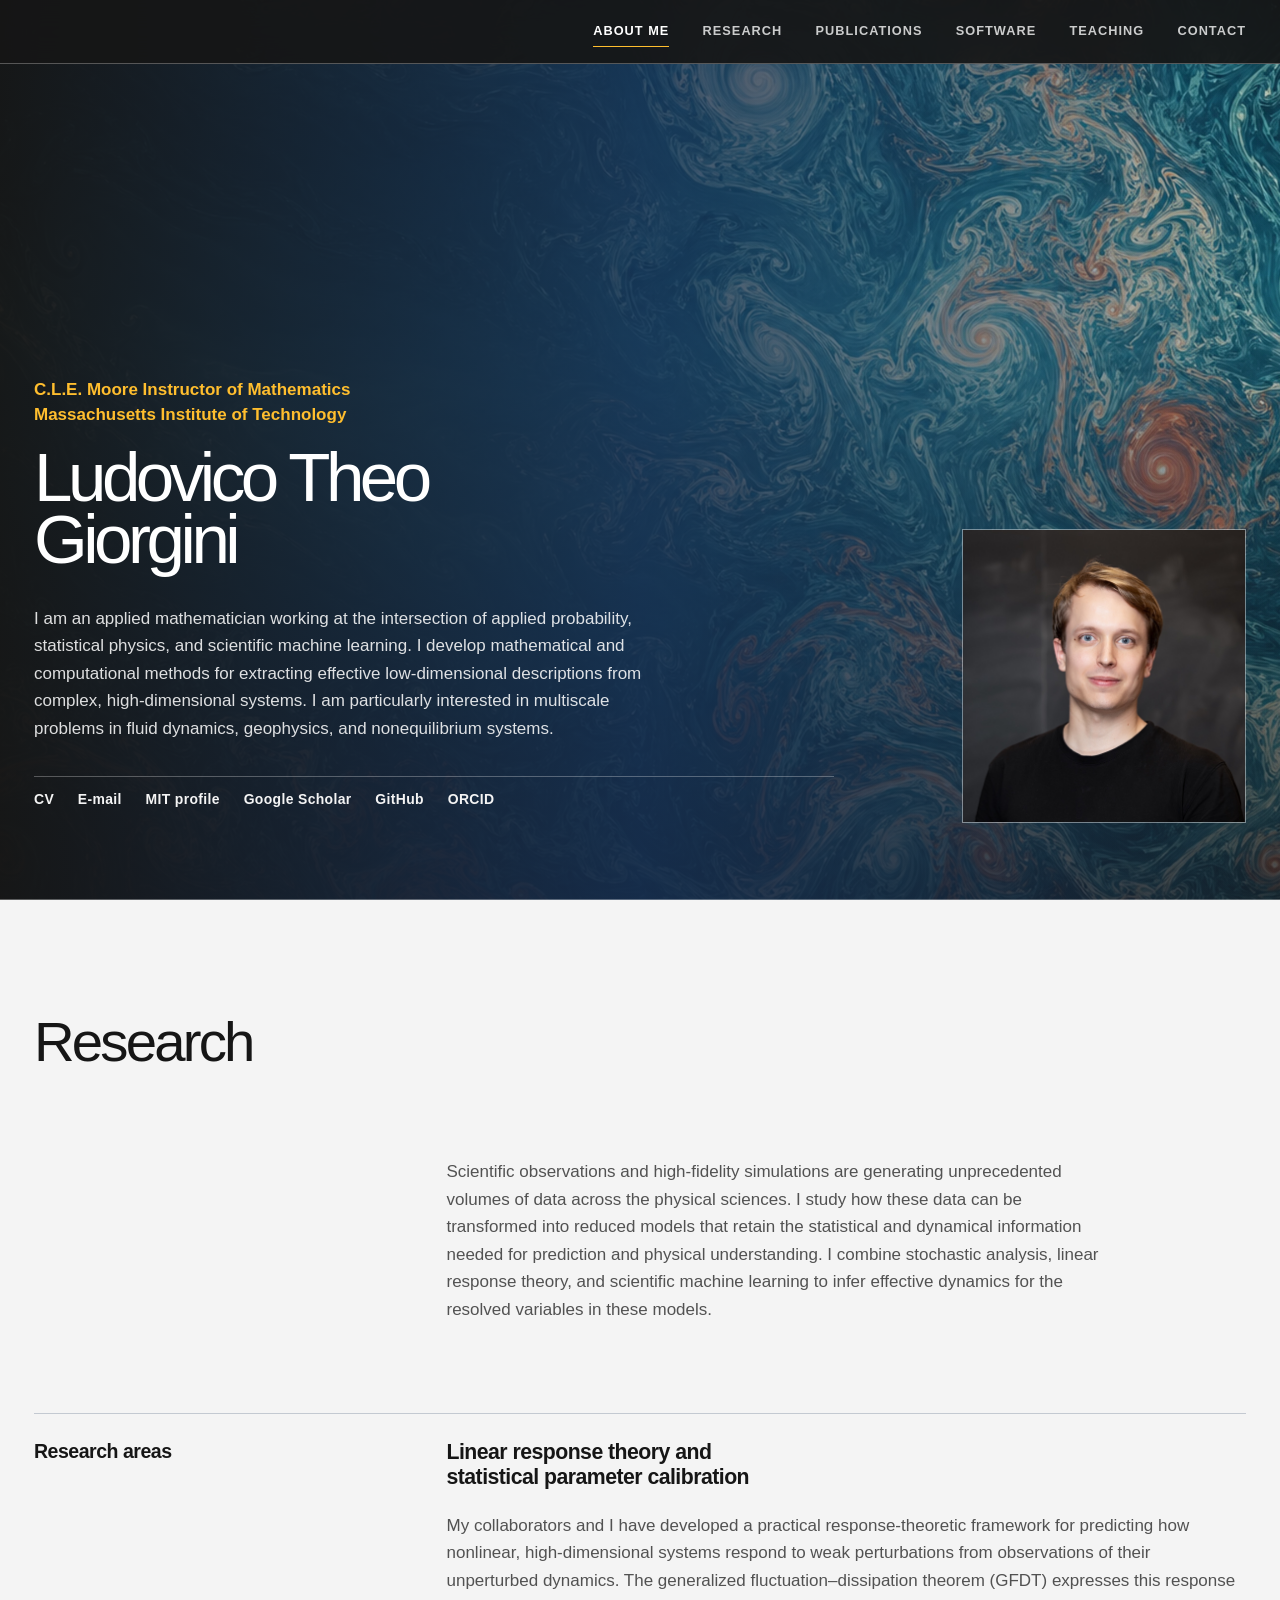
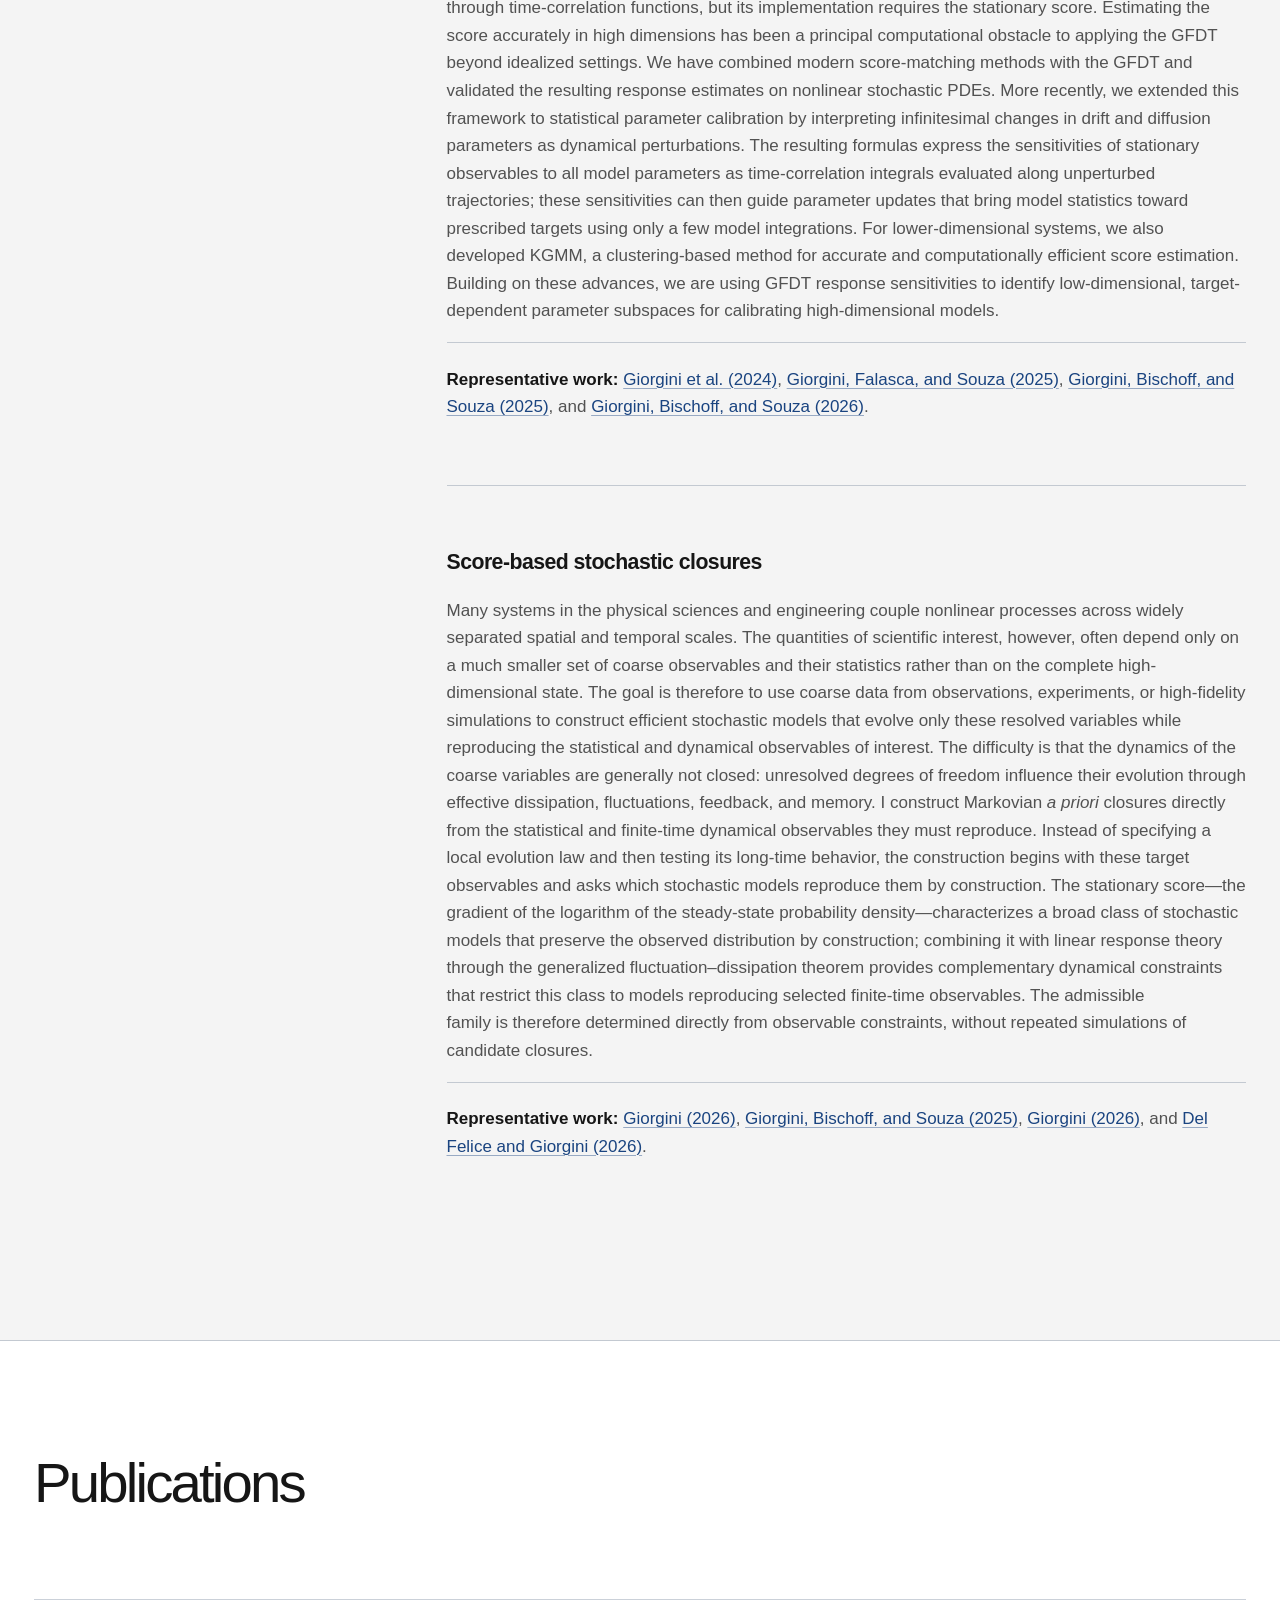
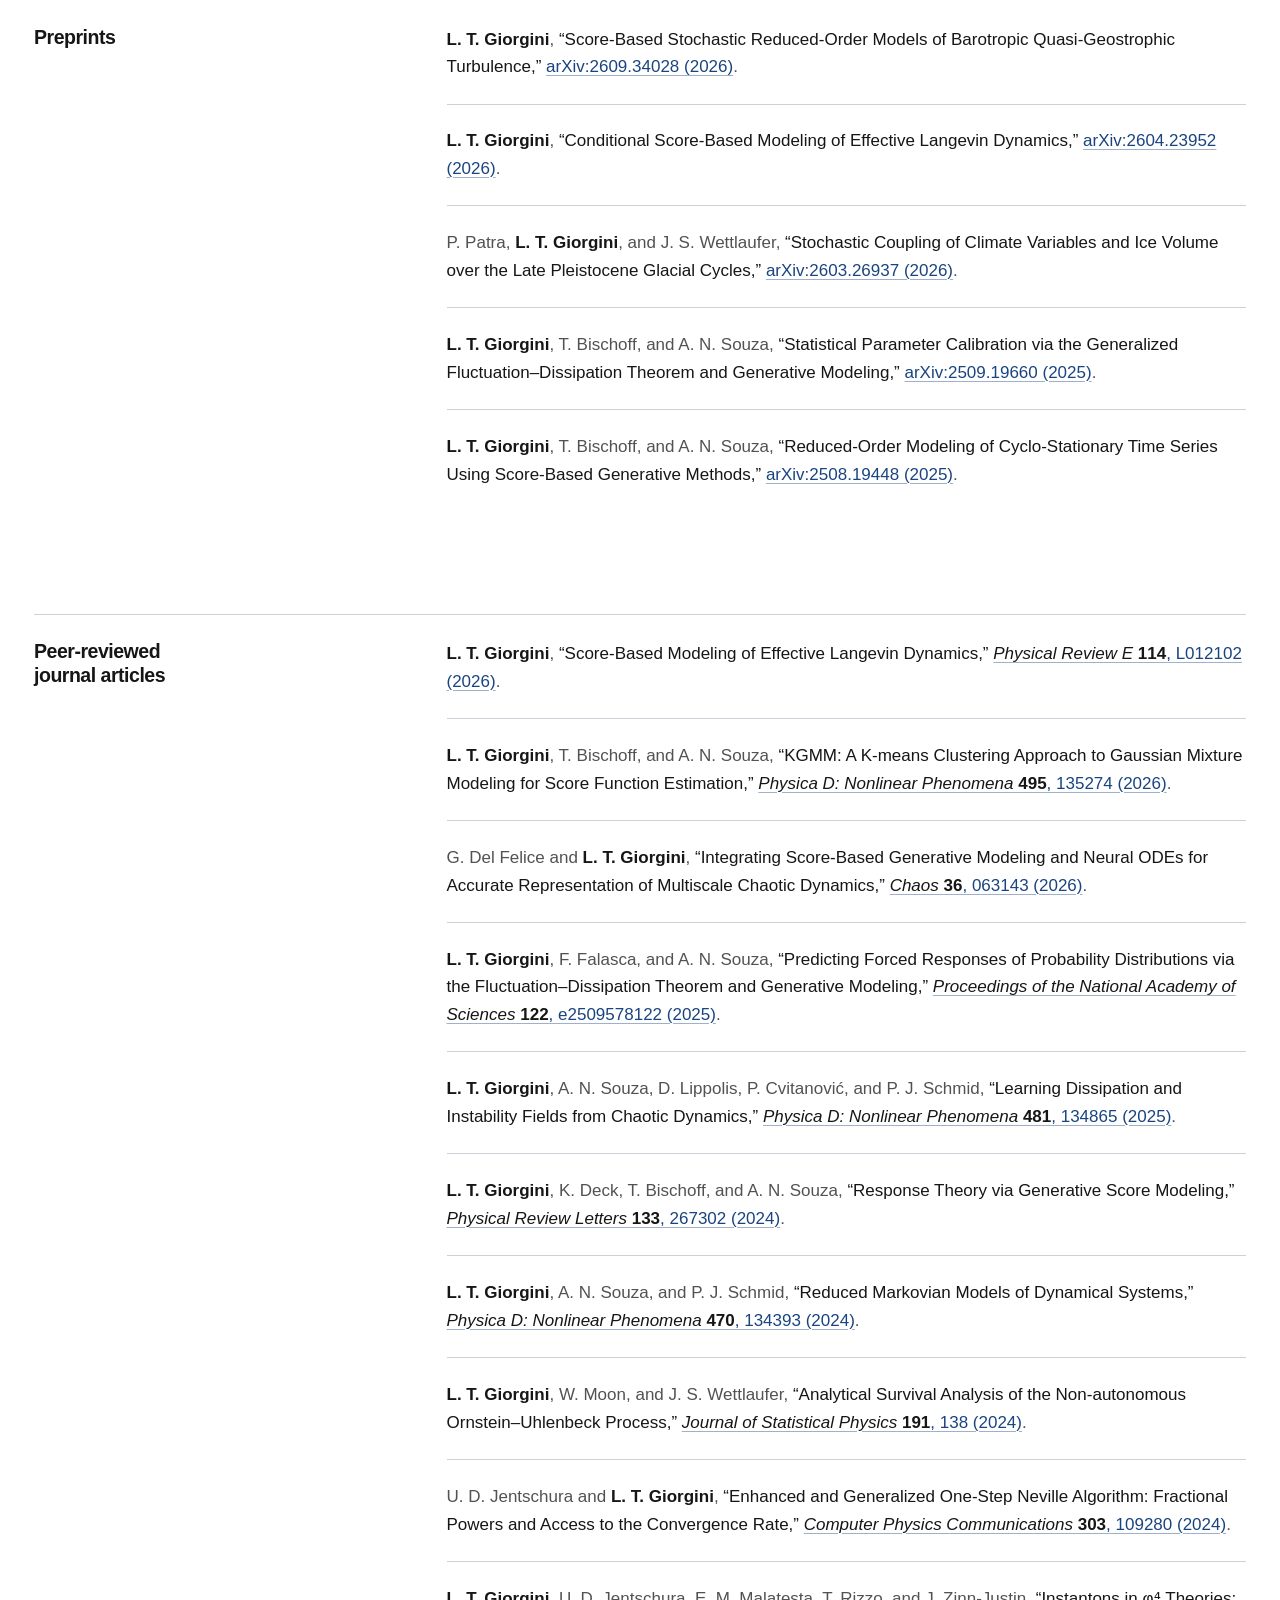
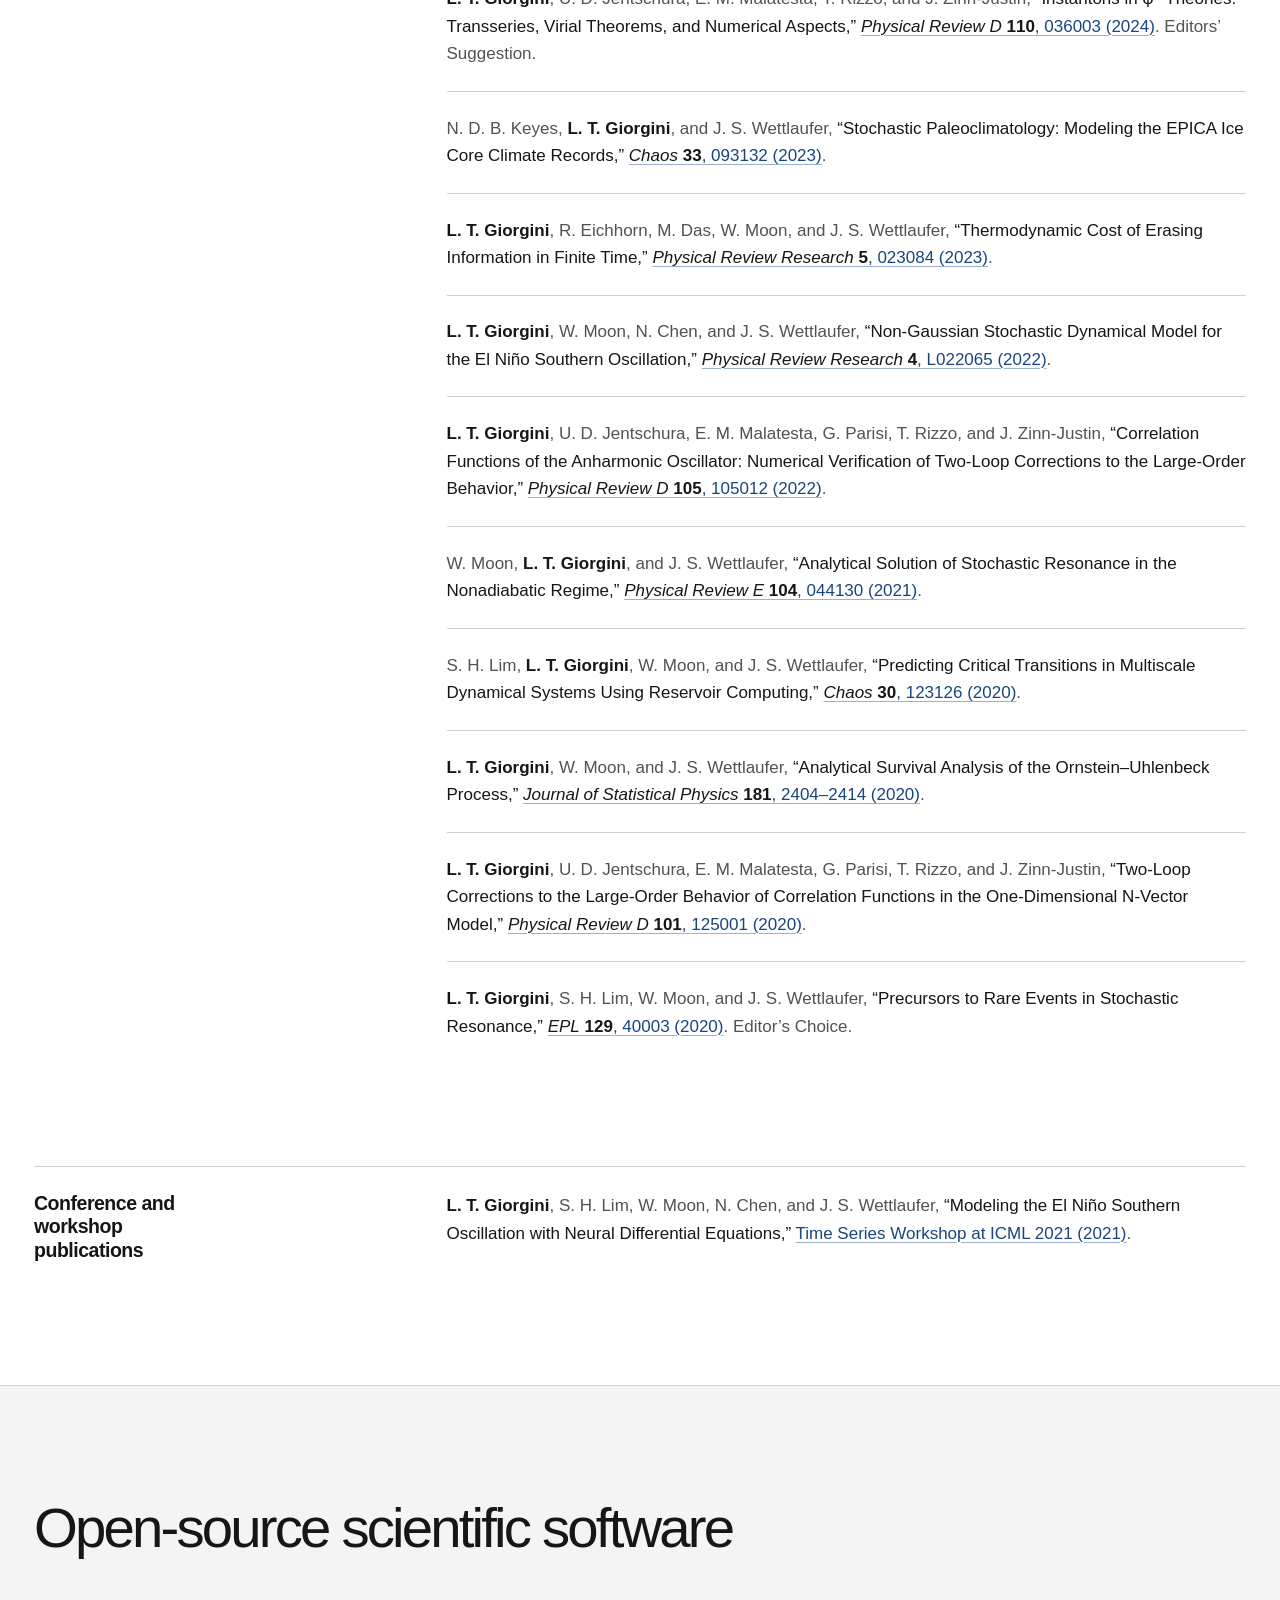
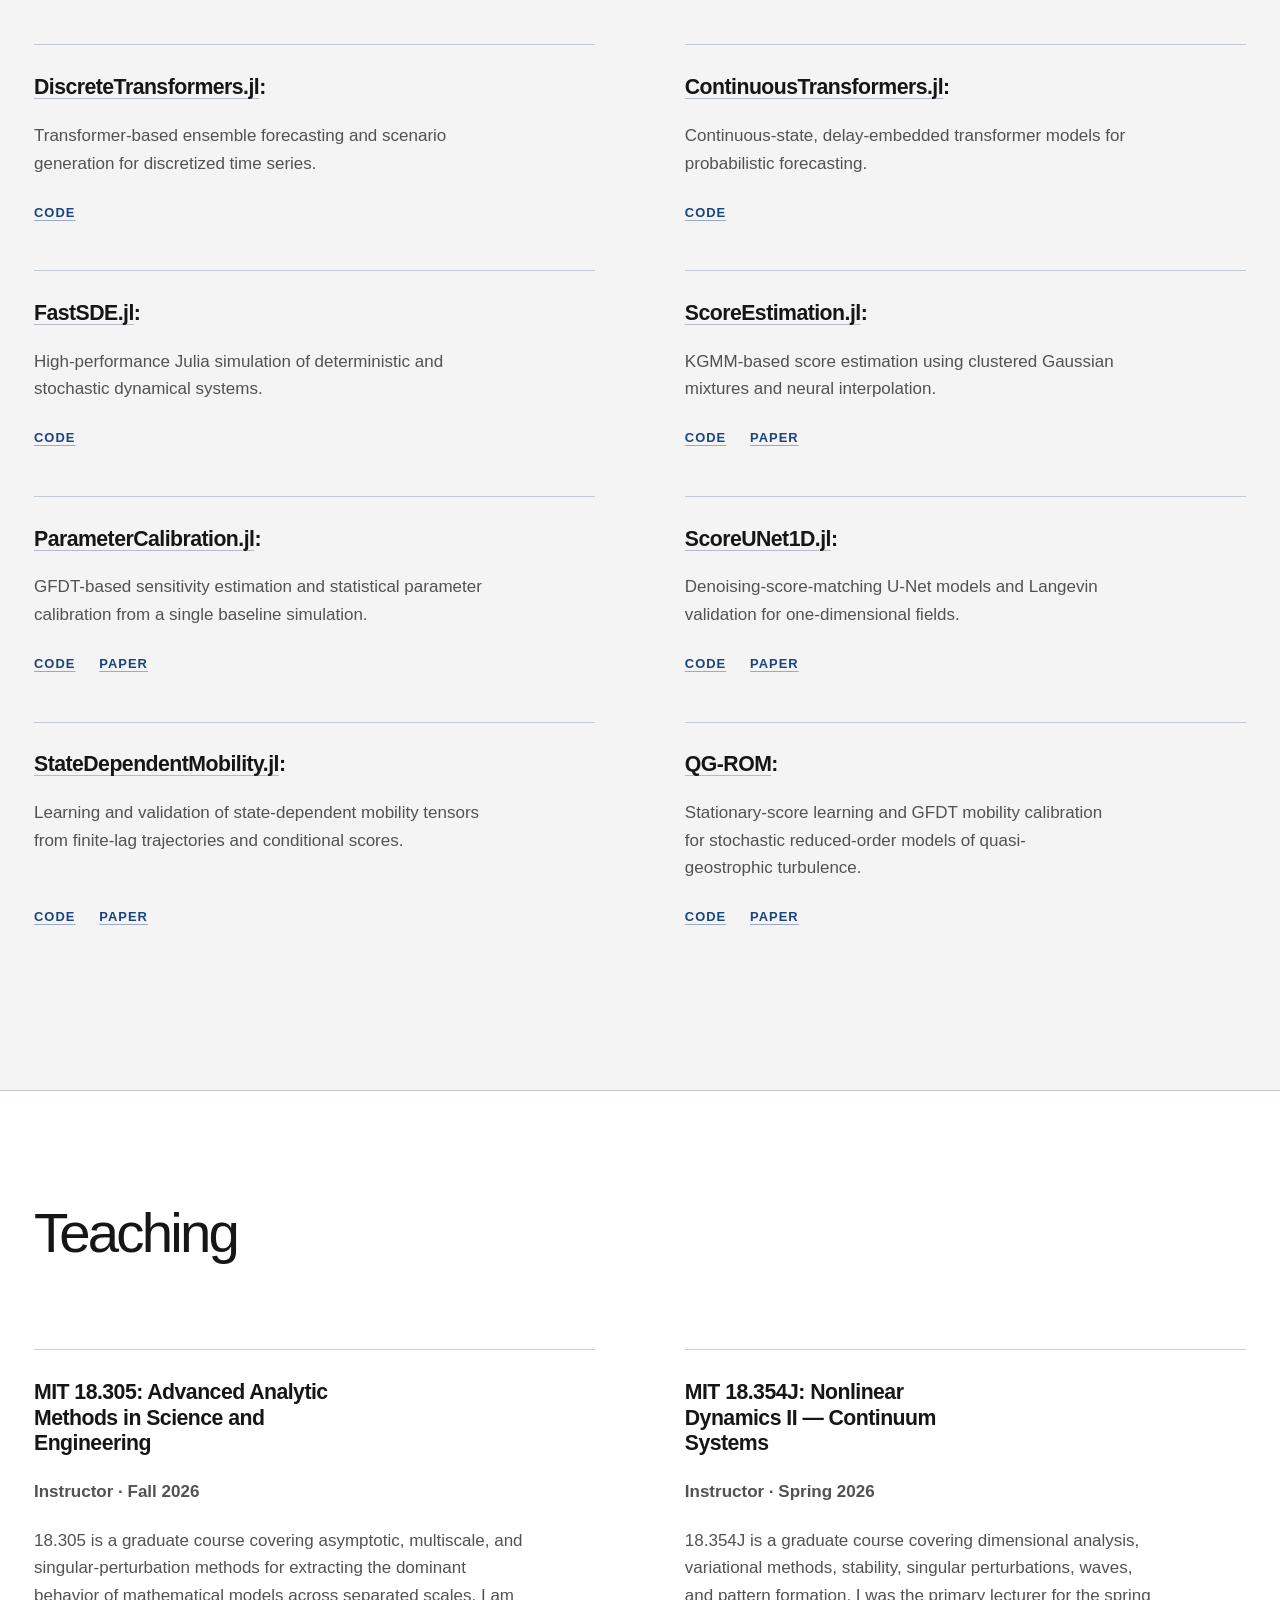
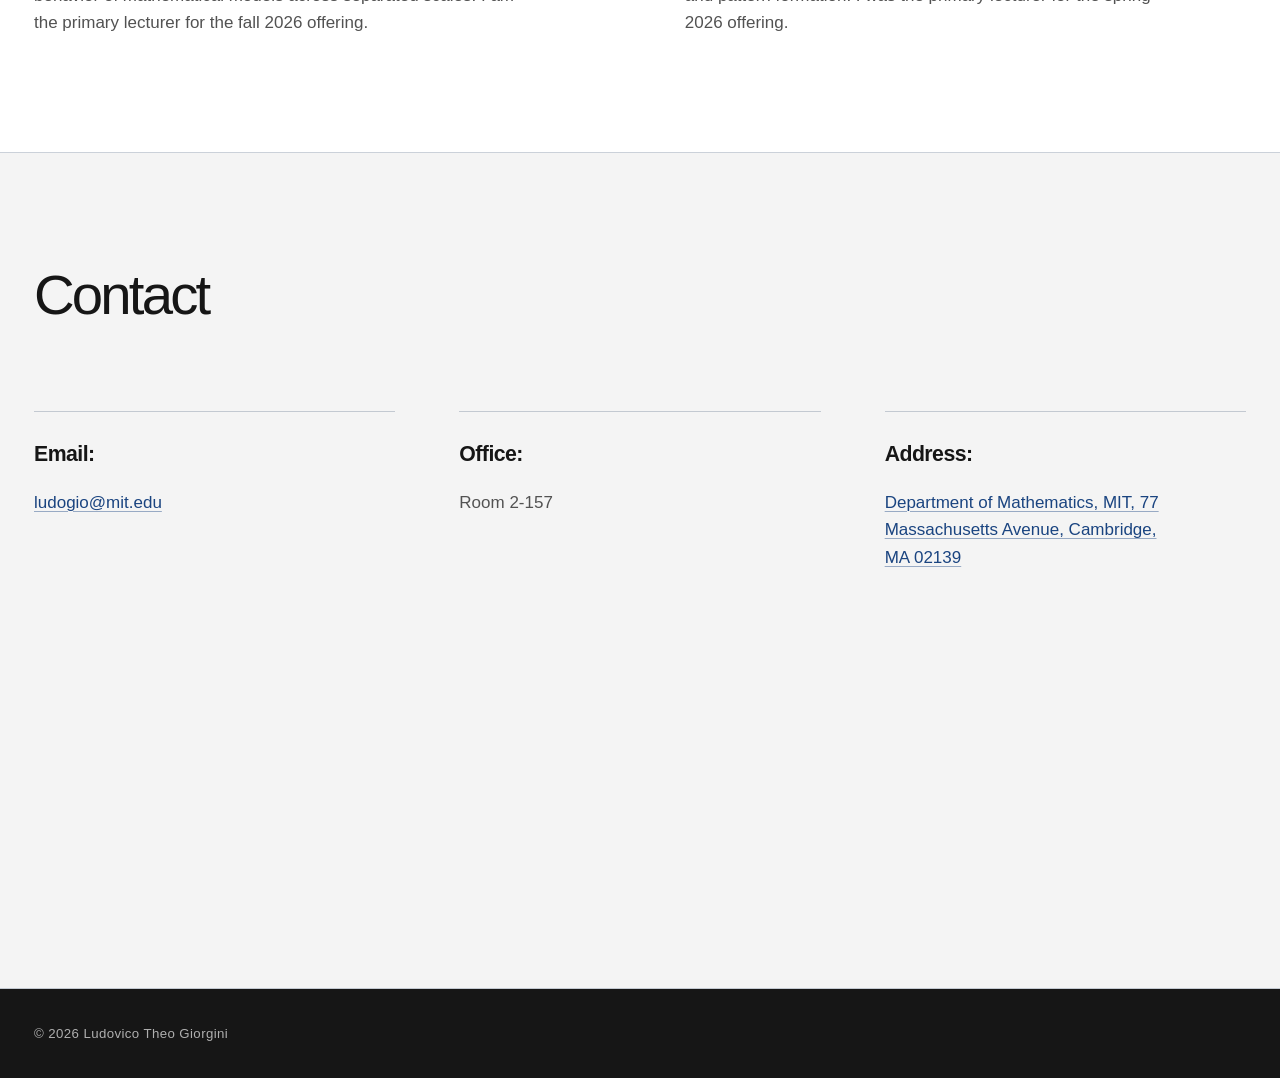
<file: index.html>
<!DOCTYPE html>
<html lang="en">
<head>
  <meta charset="UTF-8">
  <meta name="viewport" content="width=device-width, initial-scale=1">
  <meta name="description" content="I am an applied mathematician working at the intersection of applied probability, statistical physics, and scientific machine learning.">
  <meta name="theme-color" content="#161616">
  <meta name="color-scheme" content="light">
  <link rel="canonical" href="https://ludogiorgi.github.io/">
  <link rel="icon" href="headshot-optimized.jpg" type="image/jpeg">
  <link rel="preload" as="image" href="assets/fluid-vorticity-hero-4k.webp" type="image/webp" media="(min-width: 701px)">
  <link rel="preload" as="image" href="assets/fluid-vorticity-hero-mobile.webp" type="image/webp" media="(max-width: 700px)">

  <meta property="og:type" content="website">
  <meta property="og:title" content="Ludovico Theo Giorgini | Scientific ML &amp; Applied Mathematics">
  <meta property="og:description" content="Scientific observations and high-fidelity simulations are generating unprecedented volumes of data across the physical sciences.">
  <meta property="og:url" content="https://ludogiorgi.github.io/">
  <meta property="og:image" content="https://ludogiorgi.github.io/assets/social-preview.png">
  <meta property="og:image:width" content="1733">
  <meta property="og:image:height" content="908">
  <meta property="og:image:alt" content="Ludovico Theo Giorgini">
  <meta name="twitter:card" content="summary_large_image">
  <meta name="twitter:title" content="Ludovico Theo Giorgini | Scientific ML &amp; Applied Mathematics">
  <meta name="twitter:description" content="Scientific observations and high-fidelity simulations are generating unprecedented volumes of data across the physical sciences.">
  <meta name="twitter:image" content="https://ludogiorgi.github.io/assets/social-preview.png">
  <meta name="twitter:image:alt" content="Ludovico Theo Giorgini">

  <title>Ludovico Theo Giorgini | Scientific ML &amp; Applied Mathematics</title>
  <link rel="stylesheet" href="styles.css">
  <script src="site.js" defer></script>
</head>
<body>
  <header id="about">
    <div class="container hero">
      <img src="headshot-optimized.jpg" alt="Portrait of Ludovico Theo Giorgini." width="1200" height="1188">
      <div>
        <p class="position">C.L.E. Moore Instructor of Mathematics<br>Massachusetts Institute of Technology</p>
        <h1>Ludovico Theo Giorgini</h1>
        <p class="hero-intro">I am an applied mathematician working at the intersection of applied probability, statistical physics, and scientific machine learning. I develop mathematical and computational methods for extracting effective low-dimensional descriptions from complex, high-dimensional systems. I am particularly interested in multiscale problems in fluid dynamics, geophysics, and nonequilibrium systems.</p>
        <div class="hero-links">
          <a class="hero-link" href="cv.pdf">CV</a>
          <a class="hero-link" href="mailto:ludogio@mit.edu">E-mail</a>
          <a class="hero-link" href="https://math.mit.edu/directory/profile.html?pid=2704">MIT profile</a>
          <a class="hero-link" href="https://scholar.google.com/citations?user=DA5vUj0AAAAJ">Google Scholar</a>
          <a class="hero-link" href="https://github.com/ludogiorgi">GitHub</a>
          <a class="hero-link" href="https://orcid.org/0000-0003-1641-9087">ORCID</a>
        </div>
      </div>
    </div>
  </header>

  <nav aria-label="Pages">
    <a href="#about">About me</a>
    <a href="#research">Research</a>
    <a href="#publications">Publications</a>
    <a href="#software">Software</a>
    <a href="#teaching">Teaching</a>
    <a href="#contact">Contact</a>
  </nav>

  <main id="main-content">
    <section id="research" aria-labelledby="research-title">
      <div class="container">
        <h2 id="research-title">Research</h2>
        <p class="section-intro">Scientific observations and high-fidelity simulations are generating unprecedented volumes of data across the physical sciences. I study how these data can be transformed into reduced models that retain the statistical and dynamical information needed for prediction and physical understanding. I combine stochastic analysis, linear response theory, and scientific machine learning to infer effective dynamics for the resolved variables in these models.</p>

        <div class="content-group research-group">
          <h3 class="subsection-title">Research areas</h3>
          <div class="research-list">
            <article class="research-direction">
              <div class="direction-label">
                <h4>Linear response theory and statistical parameter calibration</h4>
              </div>
              <div class="direction-body">
                <p>My collaborators and I have developed a practical response-theoretic framework for predicting how nonlinear, high-dimensional systems respond to weak perturbations from observations of their unperturbed dynamics. The generalized fluctuation–dissipation theorem (GFDT) expresses this response through time-correlation functions, but its implementation requires the stationary score. Estimating the score accurately in high dimensions has been a principal computational obstacle to applying the GFDT beyond idealized settings. We have combined modern score-matching methods with the GFDT and validated the resulting response estimates on nonlinear stochastic PDEs. More recently, we extended this framework to statistical parameter calibration by interpreting infinitesimal changes in drift and diffusion parameters as dynamical perturbations. The resulting formulas express the sensitivities of stationary observables to all model parameters as time-correlation integrals evaluated along unperturbed trajectories; these sensitivities can then guide parameter updates that bring model statistics toward prescribed targets using only a few model integrations. For lower-dimensional systems, we also developed KGMM, a clustering-based method for accurate and computationally efficient score estimation. Building on these advances, we are using GFDT response sensitivities to identify low-dimensional, target-dependent parameter subspaces for calibrating high-dimensional models.</p>
                <p class="representative-work"><strong>Representative work:</strong> <a href="https://doi.org/10.1103/PhysRevLett.133.267302">Giorgini et al. (2024)</a>, <a href="https://doi.org/10.1073/pnas.2509578122">Giorgini, Falasca, and Souza (2025)</a>, <a href="https://arxiv.org/abs/2509.19660">Giorgini, Bischoff, and Souza (2025)</a>, and <a href="https://doi.org/10.1016/j.physd.2026.135274">Giorgini, Bischoff, and Souza (2026)</a>.</p>
              </div>
            </article>

            <article class="research-direction">
              <div class="direction-label">
                <h4>Score-based stochastic closures</h4>
              </div>
              <div class="direction-body">
                <p>Many systems in the physical sciences and engineering couple nonlinear processes across widely separated spatial and temporal scales. The quantities of scientific interest, however, often depend only on a much smaller set of coarse observables and their statistics rather than on the complete high-dimensional state. The goal is therefore to use coarse data from observations, experiments, or high-fidelity simulations to construct efficient stochastic models that evolve only these resolved variables while reproducing the statistical and dynamical observables of interest. The difficulty is that the dynamics of the coarse variables are generally not closed: unresolved degrees of freedom influence their evolution through effective dissipation, fluctuations, feedback, and memory. I construct Markovian <em>a priori</em> closures directly from the statistical and finite-time dynamical observables they must reproduce. Instead of specifying a local evolution law and then testing its long-time behavior, the construction begins with these target observables and asks which stochastic models reproduce them by construction. The stationary score—the gradient of the logarithm of the steady-state probability density—characterizes a broad class of stochastic models that preserve the observed distribution by construction; combining it with linear response theory through the generalized fluctuation–dissipation theorem provides complementary dynamical constraints that restrict this class to models reproducing selected finite-time observables. The admissible family is therefore determined directly from observable constraints, without repeated simulations of candidate closures.</p>
                <p class="representative-work"><strong>Representative work:</strong> <a href="https://doi.org/10.1103/6qpv-lqmt">Giorgini (2026)</a>, <a href="https://arxiv.org/abs/2508.19448">Giorgini, Bischoff, and Souza (2025)</a>, <a href="https://arxiv.org/abs/2604.23952">Giorgini (2026)</a>, and <a href="https://doi.org/10.1063/5.0326565">Del Felice and Giorgini (2026)</a>.</p>
              </div>
            </article>
          </div>
        </div>
      </div>
    </section>

    <section id="publications" aria-labelledby="publications-title">
      <div class="container">
        <h2 id="publications-title">Publications</h2>

        <div class="publication-group">
          <h3>Preprints</h3>
          <ol class="publication-list">
            <li><strong>L. T. Giorgini</strong>, <span class="publication-title">“Score-Based Stochastic Reduced-Order Models of Barotropic Quasi-Geostrophic Turbulence,”</span> <a href="https://arxiv.org/abs/2609.34028">arXiv:2609.34028 (2026)</a>.</li>
            <li><strong>L. T. Giorgini</strong>, <span class="publication-title">“Conditional Score-Based Modeling of Effective Langevin Dynamics,”</span> <a href="https://arxiv.org/abs/2604.23952">arXiv:2604.23952 (2026)</a>.</li>
            <li>P. Patra, <strong>L. T. Giorgini</strong>, and J. S. Wettlaufer, <span class="publication-title">“Stochastic Coupling of Climate Variables and Ice Volume over the Late Pleistocene Glacial Cycles,”</span> <a href="https://arxiv.org/abs/2603.26937">arXiv:2603.26937 (2026)</a>.</li>
            <li><strong>L. T. Giorgini</strong>, T. Bischoff, and A. N. Souza, <span class="publication-title">“Statistical Parameter Calibration via the Generalized Fluctuation–Dissipation Theorem and Generative Modeling,”</span> <a href="https://arxiv.org/abs/2509.19660">arXiv:2509.19660 (2025)</a>.</li>
            <li><strong>L. T. Giorgini</strong>, T. Bischoff, and A. N. Souza, <span class="publication-title">“Reduced-Order Modeling of Cyclo-Stationary Time Series Using Score-Based Generative Methods,”</span> <a href="https://arxiv.org/abs/2508.19448">arXiv:2508.19448 (2025)</a>.</li>
          </ol>
        </div>

        <div class="publication-group">
          <h3>Peer-reviewed journal articles</h3>
          <ol class="publication-list">
            <li><strong>L. T. Giorgini</strong>, <span class="publication-title">“Score-Based Modeling of Effective Langevin Dynamics,”</span> <a href="https://doi.org/10.1103/6qpv-lqmt"><em>Physical Review E</em> <strong>114</strong>, L012102 (2026)</a>.</li>
            <li><strong>L. T. Giorgini</strong>, T. Bischoff, and A. N. Souza, <span class="publication-title">“KGMM: A K-means Clustering Approach to Gaussian Mixture Modeling for Score Function Estimation,”</span> <a href="https://doi.org/10.1016/j.physd.2026.135274"><em>Physica D: Nonlinear Phenomena</em> <strong>495</strong>, 135274 (2026)</a>.</li>
            <li>G. Del Felice and <strong>L. T. Giorgini</strong>, <span class="publication-title">“Integrating Score-Based Generative Modeling and Neural ODEs for Accurate Representation of Multiscale Chaotic Dynamics,”</span> <a href="https://doi.org/10.1063/5.0326565"><em>Chaos</em> <strong>36</strong>, 063143 (2026)</a>.</li>
            <li><strong>L. T. Giorgini</strong>, F. Falasca, and A. N. Souza, <span class="publication-title">“Predicting Forced Responses of Probability Distributions via the Fluctuation–Dissipation Theorem and Generative Modeling,”</span> <a href="https://doi.org/10.1073/pnas.2509578122"><em>Proceedings of the National Academy of Sciences</em> <strong>122</strong>, e2509578122 (2025)</a>.</li>
            <li><strong>L. T. Giorgini</strong>, A. N. Souza, D. Lippolis, P. Cvitanović, and P. J. Schmid, <span class="publication-title">“Learning Dissipation and Instability Fields from Chaotic Dynamics,”</span> <a href="https://doi.org/10.1016/j.physd.2025.134865"><em>Physica D: Nonlinear Phenomena</em> <strong>481</strong>, 134865 (2025)</a>.</li>
            <li><strong>L. T. Giorgini</strong>, K. Deck, T. Bischoff, and A. N. Souza, <span class="publication-title">“Response Theory via Generative Score Modeling,”</span> <a href="https://doi.org/10.1103/PhysRevLett.133.267302"><em>Physical Review Letters</em> <strong>133</strong>, 267302 (2024)</a>.</li>
            <li><strong>L. T. Giorgini</strong>, A. N. Souza, and P. J. Schmid, <span class="publication-title">“Reduced Markovian Models of Dynamical Systems,”</span> <a href="https://doi.org/10.1016/j.physd.2024.134393"><em>Physica D: Nonlinear Phenomena</em> <strong>470</strong>, 134393 (2024)</a>.</li>
            <li><strong>L. T. Giorgini</strong>, W. Moon, and J. S. Wettlaufer, <span class="publication-title">“Analytical Survival Analysis of the Non-autonomous Ornstein–Uhlenbeck Process,”</span> <a href="https://doi.org/10.1007/s10955-024-03355-z"><em>Journal of Statistical Physics</em> <strong>191</strong>, 138 (2024)</a>.</li>
            <li>U. D. Jentschura and <strong>L. T. Giorgini</strong>, <span class="publication-title">“Enhanced and Generalized One-Step Neville Algorithm: Fractional Powers and Access to the Convergence Rate,”</span> <a href="https://doi.org/10.1016/j.cpc.2024.109280"><em>Computer Physics Communications</em> <strong>303</strong>, 109280 (2024)</a>.</li>
            <li><strong>L. T. Giorgini</strong>, U. D. Jentschura, E. M. Malatesta, T. Rizzo, and J. Zinn-Justin, <span class="publication-title">“Instantons in φ⁴ Theories: Transseries, Virial Theorems, and Numerical Aspects,”</span> <a href="https://doi.org/10.1103/PhysRevD.110.036003"><em>Physical Review D</em> <strong>110</strong>, 036003 (2024)</a>. Editors’ Suggestion.</li>
            <li>N. D. B. Keyes, <strong>L. T. Giorgini</strong>, and J. S. Wettlaufer, <span class="publication-title">“Stochastic Paleoclimatology: Modeling the EPICA Ice Core Climate Records,”</span> <a href="https://doi.org/10.1063/5.0128814"><em>Chaos</em> <strong>33</strong>, 093132 (2023)</a>.</li>
            <li><strong>L. T. Giorgini</strong>, R. Eichhorn, M. Das, W. Moon, and J. S. Wettlaufer, <span class="publication-title">“Thermodynamic Cost of Erasing Information in Finite Time,”</span> <a href="https://doi.org/10.1103/PhysRevResearch.5.023084"><em>Physical Review Research</em> <strong>5</strong>, 023084 (2023)</a>.</li>
            <li><strong>L. T. Giorgini</strong>, W. Moon, N. Chen, and J. S. Wettlaufer, <span class="publication-title">“Non-Gaussian Stochastic Dynamical Model for the El Niño Southern Oscillation,”</span> <a href="https://doi.org/10.1103/PhysRevResearch.4.L022065"><em>Physical Review Research</em> <strong>4</strong>, L022065 (2022)</a>.</li>
            <li><strong>L. T. Giorgini</strong>, U. D. Jentschura, E. M. Malatesta, G. Parisi, T. Rizzo, and J. Zinn-Justin, <span class="publication-title">“Correlation Functions of the Anharmonic Oscillator: Numerical Verification of Two-Loop Corrections to the Large-Order Behavior,”</span> <a href="https://doi.org/10.1103/PhysRevD.105.105012"><em>Physical Review D</em> <strong>105</strong>, 105012 (2022)</a>.</li>
            <li>W. Moon, <strong>L. T. Giorgini</strong>, and J. S. Wettlaufer, <span class="publication-title">“Analytical Solution of Stochastic Resonance in the Nonadiabatic Regime,”</span> <a href="https://doi.org/10.1103/PhysRevE.104.044130"><em>Physical Review E</em> <strong>104</strong>, 044130 (2021)</a>.</li>
            <li>S. H. Lim, <strong>L. T. Giorgini</strong>, W. Moon, and J. S. Wettlaufer, <span class="publication-title">“Predicting Critical Transitions in Multiscale Dynamical Systems Using Reservoir Computing,”</span> <a href="https://doi.org/10.1063/5.0023764"><em>Chaos</em> <strong>30</strong>, 123126 (2020)</a>.</li>
            <li><strong>L. T. Giorgini</strong>, W. Moon, and J. S. Wettlaufer, <span class="publication-title">“Analytical Survival Analysis of the Ornstein–Uhlenbeck Process,”</span> <a href="https://doi.org/10.1007/s10955-020-02669-y"><em>Journal of Statistical Physics</em> <strong>181</strong>, 2404–2414 (2020)</a>.</li>
            <li><strong>L. T. Giorgini</strong>, U. D. Jentschura, E. M. Malatesta, G. Parisi, T. Rizzo, and J. Zinn-Justin, <span class="publication-title">“Two-Loop Corrections to the Large-Order Behavior of Correlation Functions in the One-Dimensional N-Vector Model,”</span> <a href="https://doi.org/10.1103/PhysRevD.101.125001"><em>Physical Review D</em> <strong>101</strong>, 125001 (2020)</a>.</li>
            <li><strong>L. T. Giorgini</strong>, S. H. Lim, W. Moon, and J. S. Wettlaufer, <span class="publication-title">“Precursors to Rare Events in Stochastic Resonance,”</span> <a href="https://doi.org/10.1209/0295-5075/129/40003"><em>EPL</em> <strong>129</strong>, 40003 (2020)</a>. Editor’s Choice.</li>
          </ol>
        </div>

        <div class="publication-group">
          <h3>Conference and workshop publications</h3>
          <ol class="publication-list">
            <li><strong>L. T. Giorgini</strong>, S. H. Lim, W. Moon, N. Chen, and J. S. Wettlaufer, <span class="publication-title">“Modeling the El Niño Southern Oscillation with Neural Differential Equations,”</span> <a href="https://roseyu.com/time-series-workshop/submissions/2021/TSW-ICML2021_paper_19.pdf">Time Series Workshop at ICML 2021 (2021)</a>.</li>
          </ol>
        </div>
      </div>
    </section>

    <section id="software" aria-labelledby="software-title">
      <div class="container">
        <h2 id="software-title">Open-source scientific software</h2>
        <div class="software-grid">
          <article class="software-card">
            <h3><a href="https://github.com/ludogiorgi/DiscreteTransformers.jl">DiscreteTransformers.jl</a>:</h3>
            <p>Transformer-based ensemble forecasting and scenario generation for discretized time series.</p>
            <div class="software-links"><a href="https://github.com/ludogiorgi/DiscreteTransformers.jl">Code</a></div>
          </article>
          <article class="software-card">
            <h3><a href="https://github.com/ludogiorgi/ContinuousTransformers.jl">ContinuousTransformers.jl</a>:</h3>
            <p>Continuous-state, delay-embedded transformer models for probabilistic forecasting.</p>
            <div class="software-links"><a href="https://github.com/ludogiorgi/ContinuousTransformers.jl">Code</a></div>
          </article>
          <article class="software-card">
            <h3><a href="https://github.com/ludogiorgi/FastSDE">FastSDE.jl</a>:</h3>
            <p>High-performance Julia simulation of deterministic and stochastic dynamical systems.</p>
            <div class="software-links"><a href="https://github.com/ludogiorgi/FastSDE">Code</a></div>
          </article>
          <article class="software-card">
            <h3><a href="https://github.com/ludogiorgi/ScoreEstimation.jl">ScoreEstimation.jl</a>:</h3>
            <p>KGMM-based score estimation using clustered Gaussian mixtures and neural interpolation.</p>
            <div class="software-links">
              <a href="https://github.com/ludogiorgi/ScoreEstimation.jl">Code</a>
              <a href="https://doi.org/10.1016/j.physd.2026.135274">Paper</a>
            </div>
          </article>
          <article class="software-card">
            <h3><a href="https://github.com/ludogiorgi/ParameterCalibration.jl">ParameterCalibration.jl</a>:</h3>
            <p>GFDT-based sensitivity estimation and statistical parameter calibration from a single baseline simulation.</p>
            <div class="software-links">
              <a href="https://github.com/ludogiorgi/ParameterCalibration.jl">Code</a>
              <a href="https://arxiv.org/abs/2509.19660">Paper</a>
            </div>
          </article>
          <article class="software-card">
            <h3><a href="https://github.com/ludogiorgi/ScoreUNet1D.jl">ScoreUNet1D.jl</a>:</h3>
            <p>Denoising-score-matching U-Net models and Langevin validation for one-dimensional fields.</p>
            <div class="software-links">
              <a href="https://github.com/ludogiorgi/ScoreUNet1D.jl">Code</a>
              <a href="https://doi.org/10.1103/6qpv-lqmt">Paper</a>
            </div>
          </article>
          <article class="software-card">
            <h3><a href="https://github.com/ludogiorgi/StateDependentMobility.jl">StateDependentMobility.jl</a>:</h3>
            <p>Learning and validation of state-dependent mobility tensors from finite-lag trajectories and conditional scores.</p>
            <div class="software-links">
              <a href="https://github.com/ludogiorgi/StateDependentMobility.jl">Code</a>
              <a href="https://arxiv.org/abs/2604.23952">Paper</a>
            </div>
          </article>
          <article class="software-card">
            <h3><a href="https://github.com/ludogiorgi/qg-rom">QG-ROM</a>:</h3>
            <p>Stationary-score learning and GFDT mobility calibration for stochastic reduced-order models of quasi-geostrophic turbulence.</p>
            <div class="software-links">
              <a href="https://github.com/ludogiorgi/qg-rom">Code</a>
              <a href="https://arxiv.org/abs/2609.34028">Paper</a>
            </div>
          </article>
        </div>
      </div>
    </section>

    <section id="teaching" aria-labelledby="teaching-title">
      <div class="container">
        <h2 id="teaching-title">Teaching</h2>
        <div class="teaching-grid">
          <article class="course-card">
            <h3>MIT 18.305: Advanced Analytic Methods in Science and Engineering</h3>
            <p class="course-meta"><strong>Instructor · Fall 2026</strong></p>
            <p>18.305 is a graduate course covering asymptotic, multiscale, and singular-perturbation methods for extracting the dominant behavior of mathematical models across separated scales. I am the primary lecturer for the fall 2026 offering.</p>
          </article>
          <article class="course-card">
            <h3>MIT 18.354J: Nonlinear Dynamics II — Continuum Systems</h3>
            <p class="course-meta"><strong>Instructor · Spring 2026</strong></p>
            <p>18.354J is a graduate course covering dimensional analysis, variational methods, stability, singular perturbations, waves, and pattern formation. I was the primary lecturer for the spring 2026 offering.</p>
          </article>
        </div>
      </div>
    </section>

    <section id="contact" aria-labelledby="contact-title">
      <div class="container">
        <h2 id="contact-title">Contact</h2>
        <div class="contact-grid">
          <div class="contact-item">
            <h3>Email:</h3>
            <p><a href="mailto:ludogio@mit.edu">ludogio@mit.edu</a></p>
          </div>
          <div class="contact-item">
            <h3>Office:</h3>
            <p>Room 2-157</p>
          </div>
          <div class="contact-item">
            <h3>Address:</h3>
            <p><a href="https://maps.google.com/?q=MIT+Mathematics+Department,+77+Massachusetts+Avenue,+Cambridge,+MA+02139">Department of Mathematics, MIT, 77 Massachusetts Avenue, Cambridge, MA 02139</a></p>
          </div>
        </div>
      </div>
    </section>
  </main>

  <footer>
    <p>© 2026 Ludovico Theo Giorgini</p>
  </footer>
</body>
</html>
</file>
<file: styles.css>
:root {
  --ink: #161616;
  --ink-soft: #525252;
  --muted: #525252;
  --paper: #f4f4f4;
  --paper-light: #ffffff;
  --teal: #1a4480;
  --teal-dark: #162e51;
  --teal-pale: #d4e5ff;
  --seafoam: #98afd2;
  --copper: #7a591a;
  --copper-bright: #ffbe2e;
  --line: rgba(22, 46, 81, 0.22);
  --line-light: rgba(255, 255, 255, 0.28);
  --sans: Inter, "Helvetica Neue", Helvetica, Arial, sans-serif;
  --content: 1240px;
  --text-size: 1rem;
  --nav-height: 64px;
}

*,
*::before,
*::after {
  box-sizing: border-box;
}

html {
  scroll-behavior: smooth;
  scroll-padding-top: var(--nav-height);
  font-size: 17px;
}

body {
  margin: 0;
  color: var(--ink);
  background: var(--paper);
  font-family: var(--sans);
  font-size: var(--text-size);
  line-height: 1.62;
  text-rendering: optimizeLegibility;
  -webkit-font-smoothing: antialiased;
}

::selection {
  color: #fff;
  background: var(--teal);
}

a {
  color: var(--teal);
  text-decoration-color: rgba(26, 68, 128, 0.42);
  text-decoration-thickness: 1px;
  text-underline-offset: 0.2em;
}

a:hover {
  color: var(--copper);
  text-decoration-color: currentColor;
}

a:focus-visible {
  outline: 2px solid var(--copper-bright);
  outline-offset: 4px;
}

img {
  display: block;
  max-width: 100%;
}

p {
  text-wrap: pretty;
}

.container {
  width: min(calc(100% - 4rem), var(--content));
  margin-inline: auto;
}

nav {
  position: fixed;
  z-index: 100;
  inset: 0 0 auto;
  display: flex;
  min-height: var(--nav-height);
  align-items: center;
  justify-content: flex-end;
  gap: clamp(1.1rem, 2.6vw, 2.5rem);
  padding-inline: max(2rem, calc((100vw - var(--content)) / 2));
  border-bottom: 1px solid var(--line-light);
  background: rgba(22, 22, 22, 0.92);
  backdrop-filter: blur(18px);
  -webkit-backdrop-filter: blur(18px);
}

nav a {
  position: relative;
  display: inline-flex;
  min-height: 44px;
  align-items: center;
  color: rgba(255, 255, 255, 0.78);
  font-size: 0.75rem;
  font-weight: 600;
  letter-spacing: 0.08em;
  text-decoration: none;
  text-transform: uppercase;
}

nav a::after {
  position: absolute;
  right: 0;
  bottom: 7px;
  left: 0;
  height: 1px;
  background: var(--copper-bright);
  content: "";
  opacity: 0;
  transform: scaleX(0.4);
  transition: opacity 160ms ease, transform 160ms ease;
}

nav a:hover,
nav a[aria-current="true"] {
  color: #fff;
}

nav a:hover::after,
nav a[aria-current="true"]::after {
  opacity: 1;
  transform: scaleX(1);
}

header {
  position: relative;
  isolation: isolate;
  min-height: max(100svh, 760px);
  overflow: hidden;
  color: var(--paper);
  background:
    linear-gradient(90deg, rgba(22, 22, 22, 0.96) 0%, rgba(22, 46, 81, 0.82) 50%, rgba(22, 46, 81, 0.18) 100%),
    linear-gradient(180deg, rgba(22, 22, 22, 0.02) 38%, rgba(22, 22, 22, 0.74) 100%),
    url("assets/fluid-vorticity-hero-4k.webp") center / cover no-repeat,
    var(--teal-dark);
}

header::after {
  position: absolute;
  z-index: -1;
  right: 0;
  bottom: 0;
  left: 0;
  height: 1px;
  background: rgba(255, 255, 255, 0.3);
  content: "";
}

.hero {
  display: grid;
  grid-template-columns: repeat(12, minmax(0, 1fr));
  grid-template-rows: 1fr auto;
  column-gap: 1.5rem;
  min-height: max(100svh, 760px);
  align-items: end;
  padding-top: calc(var(--nav-height) + 6rem);
  padding-bottom: clamp(3rem, 6vw, 5.5rem);
}

.hero > div {
  grid-column: 1 / span 8;
  grid-row: 2;
}

.hero img {
  grid-column: 10 / span 3;
  grid-row: 2;
  width: 100%;
  height: clamp(250px, 23vw, 360px);
  aspect-ratio: 1 / 1;
  border: 1px solid rgba(255, 255, 255, 0.42);
  object-fit: cover;
  object-position: center 25%;
}

.position {
  max-width: 48ch;
  margin: 0 0 1.1rem;
  color: var(--copper-bright);
  font-size: var(--text-size);
  font-weight: 600;
  line-height: 1.45;
}

.hero h1 {
  max-width: 11ch;
  margin: 0;
  color: var(--paper-light);
  font-size: clamp(3.4rem, 5.4vw, 5.8rem);
  font-weight: 450;
  letter-spacing: -0.065em;
  line-height: 0.9;
}

.hero .hero-intro {
  max-width: 66ch;
  margin: 2rem 0 0;
  color: rgba(255, 255, 255, 0.86);
  font-size: var(--text-size);
  line-height: inherit;
}

.hero-links {
  display: flex;
  flex-wrap: wrap;
  gap: 0 1.4rem;
  margin-top: 2rem;
  border-top: 1px solid rgba(255, 255, 255, 0.28);
}

.hero-link {
  display: inline-flex;
  min-height: 46px;
  align-items: center;
  border-bottom: 1px solid transparent;
  color: var(--paper);
  font-size: 0.82rem;
  font-weight: 600;
  letter-spacing: 0.025em;
  text-decoration: none;
  transition: border-color 160ms ease, color 160ms ease;
}

.hero-link:hover {
  border-bottom-color: var(--copper-bright);
  color: var(--copper-bright);
}

main {
  overflow: clip;
}

section {
  padding-block: clamp(5.5rem, 9vw, 9rem);
  border-bottom: 1px solid var(--line);
}

section:nth-of-type(even) {
  background: var(--paper-light);
}

#contact {
  min-height: calc(100svh - var(--nav-height));
}

h2,
h3,
h4 {
  margin-top: 0;
  color: var(--ink);
}

h2 {
  margin-bottom: clamp(3.5rem, 7vw, 7rem);
  font-size: clamp(2.6rem, 4.4vw, 4.5rem);
  font-weight: 450;
  letter-spacing: -0.05em;
  line-height: 0.95;
}

h3,
h4 {
  font-weight: 600;
  letter-spacing: -0.025em;
  line-height: 1.2;
}

.section-intro,
.direction-body p,
.software-card p,
.course-card p,
.contact-item p,
.publication-list li {
  font-size: var(--text-size);
}

.section-intro {
  max-width: 70ch;
  margin: 0 0 clamp(4rem, 7vw, 6.5rem) calc(33.333% + 0.5rem);
  color: var(--ink-soft);
}

.content-group,
.publication-group {
  display: grid;
  grid-template-columns: repeat(12, minmax(0, 1fr));
  column-gap: 1.5rem;
  padding-top: 1.5rem;
  border-top: 1px solid var(--line);
}

.subsection-title,
.publication-group > h3 {
  grid-column: 1 / span 3;
  max-width: 13ch;
  margin: 0;
  color: var(--ink);
  font-size: 1.15rem;
  font-weight: 600;
  letter-spacing: -0.025em;
  line-height: 1.2;
  text-transform: none;
}

.research-list,
.publication-list {
  grid-column: 5 / span 8;
}

.research-direction {
  padding: 0 0 clamp(3.25rem, 5vw, 4.5rem);
}

.research-direction + .research-direction {
  padding-top: clamp(3.25rem, 5vw, 4.5rem);
  border-top: 1px solid var(--line);
}

.direction-label h4 {
  max-width: 30ch;
  margin-bottom: 1.25rem;
  font-size: clamp(1.25rem, 1.5vw, 1.45rem);
}

.direction-body > p {
  margin-top: 0;
  color: var(--ink-soft);
}

.direction-body > p:last-child {
  margin-bottom: 0;
}

.representative-work {
  padding-top: 1.35rem;
  border-top: 1px solid var(--line);
  color: var(--muted) !important;
}

.representative-work strong {
  color: var(--ink);
}

.software-grid {
  display: grid;
  grid-template-columns: repeat(2, minmax(0, 1fr));
  column-gap: clamp(3rem, 7vw, 7rem);
}

.software-card {
  display: flex;
  min-height: 180px;
  flex-direction: column;
  padding: 1.75rem 0 2.75rem;
  border-top: 1px solid var(--line);
}

.software-card h3,
.course-card h3,
.contact-item h3 {
  margin: 0 0 1.25rem;
  font-size: clamp(1.25rem, 1.5vw, 1.45rem);
}

.software-card h3 a {
  color: var(--ink);
  text-decoration-color: rgba(22, 46, 81, 0.28);
}

.software-card p {
  max-width: 48ch;
  margin: 0;
  color: var(--ink-soft);
}

.software-links {
  display: flex;
  gap: 1.4rem;
  margin-top: auto;
  padding-top: 1.5rem;
}

.software-links a {
  font-size: 0.76rem;
  font-weight: 700;
  letter-spacing: 0.08em;
  text-transform: uppercase;
}

.teaching-grid {
  display: grid;
  grid-template-columns: repeat(2, minmax(0, 1fr));
  column-gap: clamp(3rem, 7vw, 7rem);
}

.contact-grid {
  display: grid;
  grid-template-columns: repeat(3, minmax(0, 1fr));
  column-gap: clamp(2rem, 5vw, 5rem);
}

.course-card,
.contact-item {
  padding: 1.75rem 0 0;
  border-top: 1px solid var(--line);
}

.course-card h3 {
  max-width: 27ch;
}

.course-meta {
  margin: 0 0 1.25rem;
  color: var(--ink-soft);
}

.course-card p:last-child {
  max-width: 52ch;
  margin-bottom: 0;
  color: var(--ink-soft);
}

.contact-item p {
  max-width: 34ch;
  margin: 0;
  color: var(--ink-soft);
}

.publication-group + .publication-group {
  margin-top: clamp(4.5rem, 8vw, 8rem);
}

.publication-list {
  margin: 0;
  padding: 0;
  list-style: none;
}

.publication-list li {
  margin: 0;
  padding: 0 0 1.35rem;
  color: var(--muted);
}

.publication-list li + li {
  padding-top: 1.35rem;
  border-top: 1px solid var(--line);
}

.publication-list strong,
.publication-list em,
.publication-title {
  color: var(--ink);
  font-family: inherit;
  font-size: inherit;
}

footer {
  padding: 2rem max(2rem, calc((100vw - var(--content)) / 2));
  color: rgba(255, 255, 255, 0.66);
  background: var(--ink);
  font-size: 0.78rem;
  letter-spacing: 0.03em;
}

footer p {
  margin: 0;
}

@media (max-width: 960px) {
  .hero > div {
    grid-column: 1 / span 9;
  }

  .hero img {
    grid-column: 10 / span 3;
  }
}

@media (max-width: 700px) {
  :root {
    --nav-height: 58px;
  }

  html {
    font-size: 16px;
  }

  .container {
    width: min(calc(100% - 2rem), var(--content));
  }

  nav {
    justify-content: flex-start;
    gap: 1.25rem;
    overflow-x: auto;
    padding-inline: 1rem;
    scrollbar-width: none;
  }

  nav::-webkit-scrollbar {
    display: none;
  }

  nav a {
    flex: 0 0 auto;
    font-size: 0.67rem;
  }

  header {
    min-height: auto;
    background:
      linear-gradient(180deg, rgba(22, 22, 22, 0.42) 0%, rgba(22, 46, 81, 0.78) 42%, rgba(22, 22, 22, 0.96) 100%),
      url("assets/fluid-vorticity-hero-mobile.webp") 58% center / cover no-repeat,
      var(--teal-dark);
  }

  .hero {
    grid-template-columns: 1fr;
    grid-template-rows: auto auto;
    row-gap: 2.75rem;
    min-height: auto;
    padding-top: calc(var(--nav-height) + 3.5rem);
    padding-bottom: 3.5rem;
  }

  .hero img {
    grid-column: 1;
    grid-row: 1;
    width: min(42vw, 170px);
    height: min(42vw, 170px);
    justify-self: end;
  }

  .hero > div {
    grid-column: 1;
    grid-row: 2;
  }

  .hero h1 {
    max-width: 9ch;
    font-size: clamp(3.15rem, 15vw, 5.1rem);
  }

  .hero .hero-intro {
    margin-top: 1.6rem;
  }

  .hero-links {
    gap: 0 1.1rem;
  }

  section {
    padding-block: 4.75rem;
  }

  h2 {
    margin-bottom: 3.5rem;
    font-size: clamp(2.5rem, 12vw, 3.6rem);
  }

  .section-intro {
    margin: 0 0 4rem;
  }

  .content-group,
  .publication-group {
    grid-template-columns: 1fr;
    gap: 2.5rem;
  }

  .subsection-title,
  .research-list,
  .publication-group > h3,
  .publication-list {
    grid-column: 1;
  }

  .subsection-title,
  .publication-group > h3 {
    max-width: none;
  }

  .research-direction {
    padding-bottom: 3.25rem;
  }

  .research-direction + .research-direction {
    padding-top: 3.25rem;
  }

  .software-grid,
  .teaching-grid,
  .contact-grid {
    grid-template-columns: 1fr;
  }

  .software-card {
    min-height: 0;
  }

  .course-card + .course-card,
  .contact-item + .contact-item {
    margin-top: 3.5rem;
  }

  footer {
    padding-inline: 1rem;
  }
}

@media (max-width: 390px) {
  .hero h1 {
    font-size: 3.2rem;
  }

  .hero-link {
    min-height: 42px;
  }
}

@media (prefers-reduced-motion: reduce) {
  html {
    scroll-behavior: auto;
  }

  *,
  *::before,
  *::after {
    transition-duration: 0.01ms !important;
  }
}

@media print {
  nav,
  .hero-links {
    display: none;
  }

  html,
  body {
    color: #000;
    background: #fff;
    font-size: 10.5pt;
  }

  header,
  section {
    min-height: 0;
    padding-block: 2rem;
    color: #000;
    background: #fff !important;
  }

  .hero {
    min-height: 0;
    padding-block: 2rem;
  }

  .hero h1,
  .hero .hero-intro,
  .position {
    color: #000;
  }

  .hero img {
    width: 140px;
  }
}
</file>
